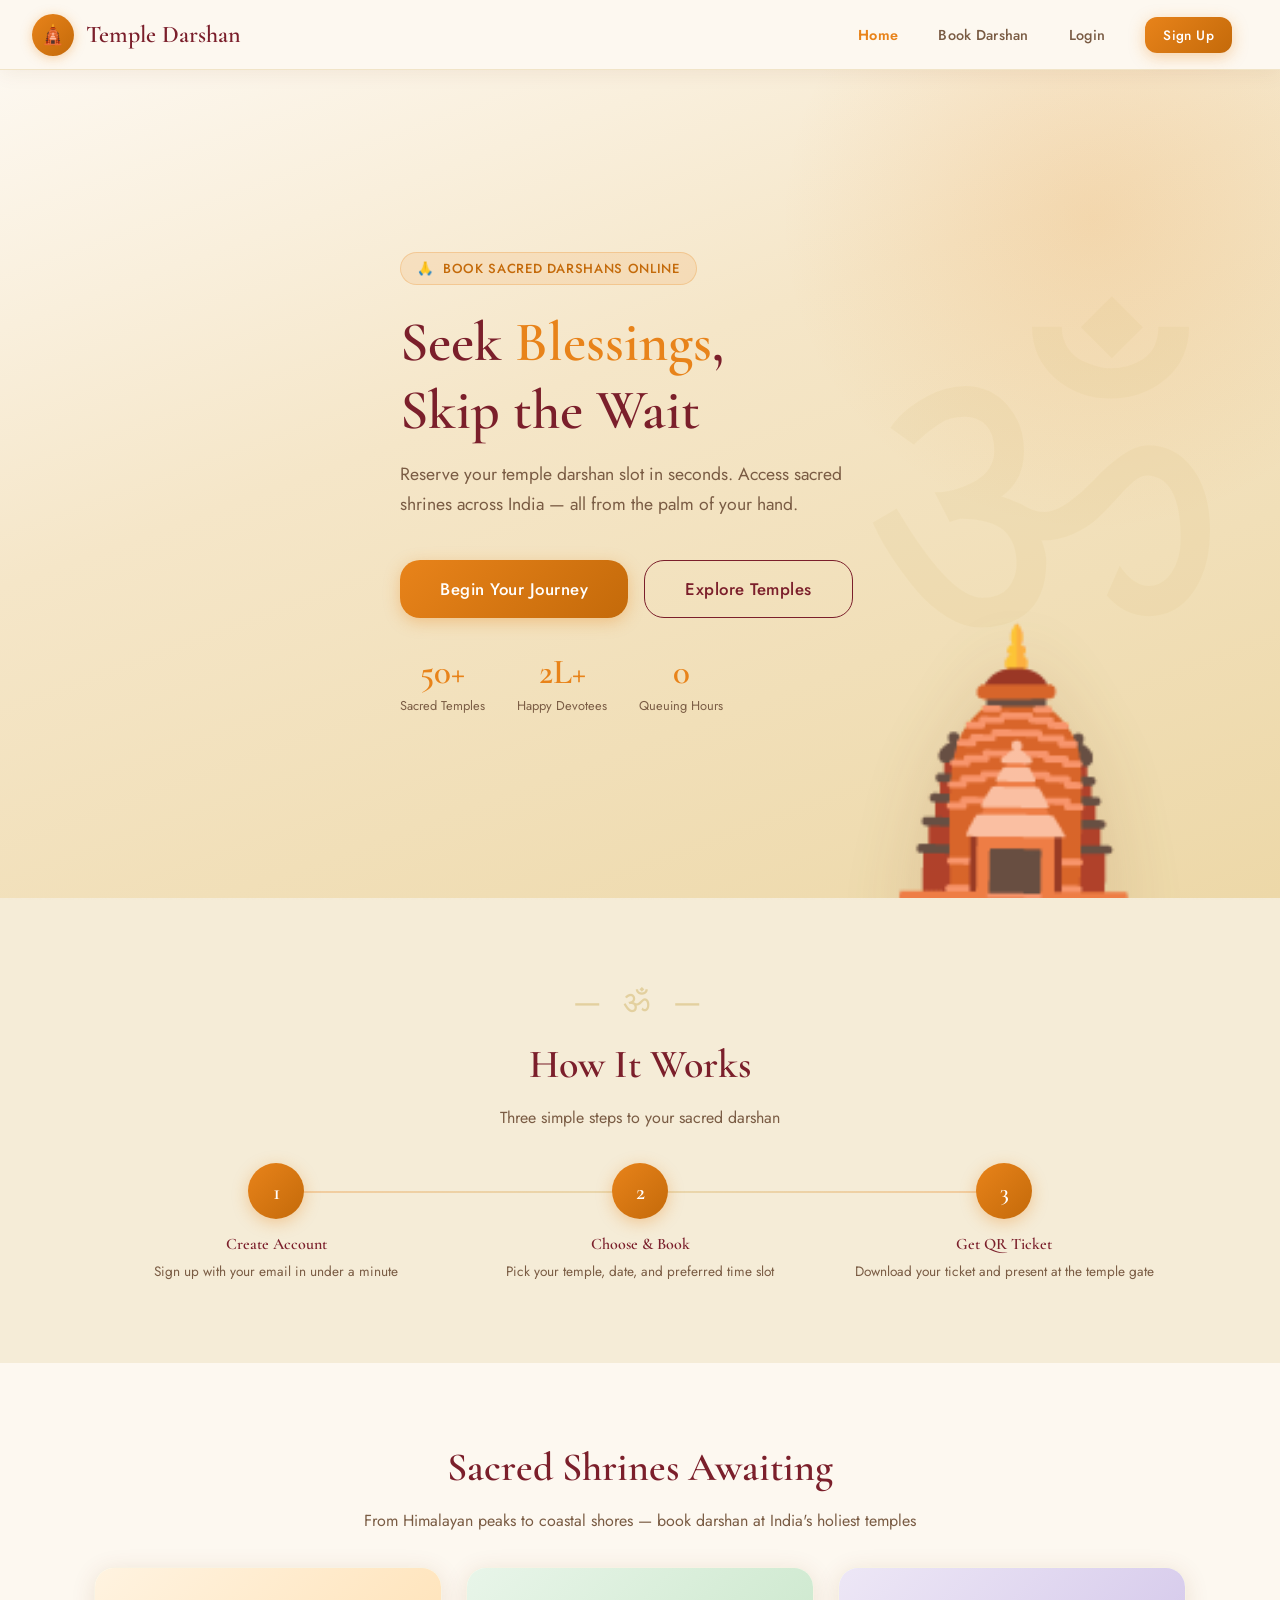
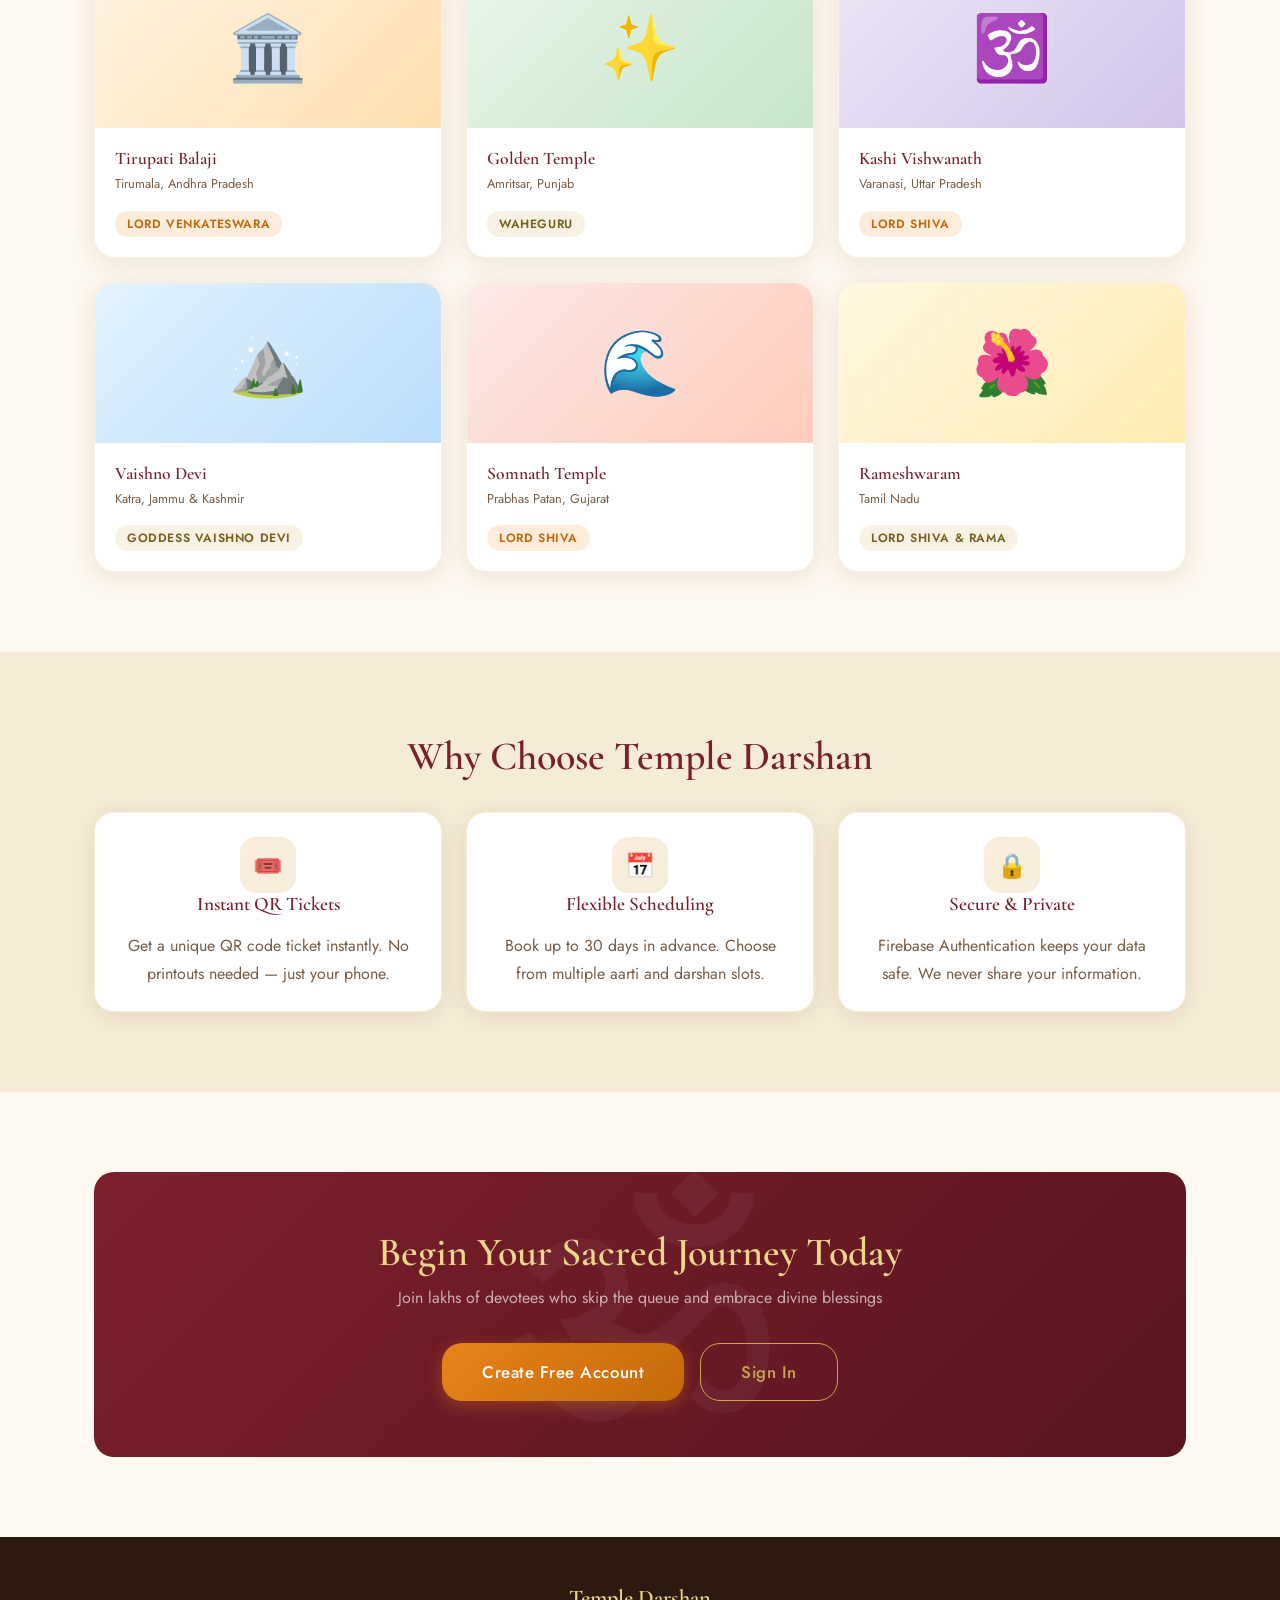
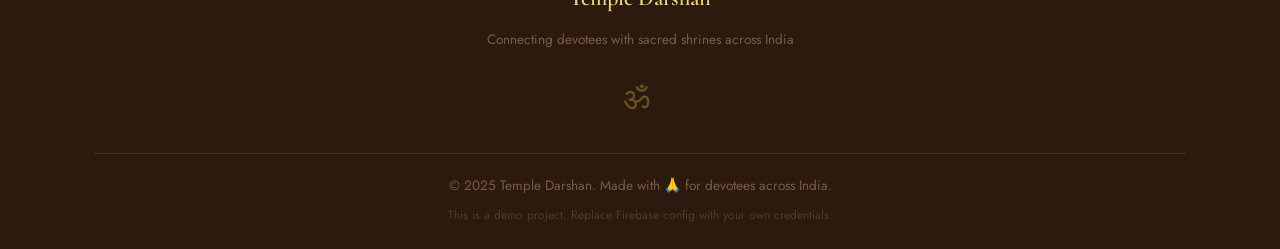
<file: index.html>
<!DOCTYPE html>
<html lang="en">
<head>
  <meta charset="UTF-8" />
  <meta name="viewport" content="width=device-width, initial-scale=1.0" />
  <title>Temple Darshan — Sacred Journeys Made Easy</title>
  <link rel="stylesheet" href="./css/style.css" />
  <style>
    /* ---- Hero Section ---- */
    .hero {
      position: relative;
      min-height: 92vh;
      display: flex;
      align-items: center;
      overflow: hidden;
      background: linear-gradient(160deg, var(--cream) 0%, #F5E6C8 40%, #EDD8A8 100%);
    }
    .hero::before {
      content: '';
      position: absolute;
      top: -20%;
      right: -10%;
      width: 70vmin;
      height: 70vmin;
      background: radial-gradient(circle, rgba(232,131,26,0.15) 0%, transparent 70%);
      border-radius: 50%;
      pointer-events: none;
    }
    .hero::after {
      content: 'ॐ';
      position: absolute;
      right: 5%;
      top: 50%;
      transform: translateY(-50%);
      font-size: min(40vw, 420px);
      color: var(--gold);
      opacity: 0.07;
      font-family: serif;
      pointer-events: none;
      line-height: 1;
    }
    .hero-content {
      position: relative;
      z-index: 1;
      max-width: 620px;
      animation: fadeInUp 0.8s ease;
    }
    .hero-eyebrow {
      display: inline-flex;
      align-items: center;
      gap: 8px;
      background: rgba(232, 131, 26, 0.12);
      border: 1px solid rgba(232, 131, 26, 0.25);
      padding: 6px 16px;
      border-radius: 100px;
      font-size: 0.82rem;
      font-weight: 500;
      color: var(--saffron-dark);
      letter-spacing: 0.05em;
      text-transform: uppercase;
      margin-bottom: 1.5rem;
    }
    .hero h1 { margin-bottom: 1rem; }
    .hero h1 em { color: var(--saffron); font-style: normal; }
    .hero p.lead {
      font-size: 1.1rem;
      color: var(--text-muted);
      margin-bottom: 2.5rem;
      max-width: 480px;
    }
    .hero-cta { display: flex; gap: 1rem; flex-wrap: wrap; }

    /* Floating temple illustration */
    .hero-visual {
      position: absolute;
      right: 8%;
      bottom: 0;
      z-index: 1;
      font-size: min(22vw, 260px);
      animation: float 6s ease-in-out infinite;
      opacity: 0.85;
      line-height: 1;
      filter: drop-shadow(0 20px 40px rgba(120, 60, 10, 0.2));
    }
    @keyframes float {
      0%, 100% { transform: translateY(0); }
      50% { transform: translateY(-18px); }
    }

    /* ---- Features ---- */
    .feature-icon {
      width: 56px;
      height: 56px;
      border-radius: 16px;
      background: linear-gradient(135deg, rgba(232,131,26,0.15), rgba(201,168,76,0.2));
      display: flex;
      align-items: center;
      justify-content: center;
      font-size: 1.5rem;
      margin-bottom: 1rem;
    }

    /* ---- How it works ---- */
    .steps-line {
      display: flex;
      gap: 0;
      position: relative;
    }
    .steps-line::before {
      content: '';
      position: absolute;
      top: 28px;
      left: calc(16.6% + 28px);
      right: calc(16.6% + 28px);
      height: 2px;
      background: linear-gradient(90deg, var(--saffron), var(--gold), var(--saffron));
      opacity: 0.3;
    }
    .step-item { flex: 1; text-align: center; padding: 0 1rem; }
    .step-number {
      width: 56px;
      height: 56px;
      border-radius: 50%;
      background: linear-gradient(135deg, var(--saffron), var(--saffron-dark));
      color: white;
      font-family: 'Cormorant Garamond', serif;
      font-size: 1.4rem;
      font-weight: 600;
      display: flex;
      align-items: center;
      justify-content: center;
      margin: 0 auto 1rem;
      box-shadow: 0 4px 16px rgba(232, 131, 26, 0.35);
      position: relative;
      z-index: 1;
    }
    .step-item h3 { font-size: 1rem; margin-bottom: 6px; }
    .step-item p { font-size: 0.85rem; }

    /* Temple showcase */
    .temple-showcase {
      display: grid;
      grid-template-columns: repeat(3, 1fr);
      gap: 1.5rem;
    }
    .showcase-card {
      background: var(--white);
      border-radius: var(--radius-lg);
      overflow: hidden;
      box-shadow: var(--shadow-warm);
      border: 1px solid rgba(201,168,76,0.15);
      transition: var(--transition);
    }
    .showcase-card:hover { transform: translateY(-6px); box-shadow: var(--shadow-deep); }
    .showcase-thumb {
      height: 160px;
      display: flex;
      align-items: center;
      justify-content: center;
      font-size: 4rem;
    }
    .showcase-body { padding: 1.25rem; }
    .showcase-body h3 { font-size: 1.1rem; margin-bottom: 4px; }
    .showcase-body p { font-size: 0.8rem; }

    /* CTA banner */
    .cta-banner {
      background: linear-gradient(135deg, var(--maroon) 0%, var(--maroon-dark) 100%);
      border-radius: var(--radius-lg);
      padding: 3.5rem 2rem;
      text-align: center;
      position: relative;
      overflow: hidden;
    }
    .cta-banner::before {
      content: 'ॐ';
      position: absolute;
      font-size: 20rem;
      color: rgba(255,255,255,0.04);
      top: 50%;
      left: 50%;
      transform: translate(-50%, -50%);
      font-family: serif;
    }
    .cta-banner h2 { color: var(--gold-light); position: relative; }
    .cta-banner p { color: rgba(255,255,255,0.65); position: relative; margin-top: 8px; }
    .cta-banner .btn-group { position: relative; display: flex; gap: 1rem; justify-content: center; flex-wrap: wrap; margin-top: 2rem; }

    @media (max-width: 900px) {
      .hero::after { display: none; }
      .hero-visual { display: none; }
      .temple-showcase { grid-template-columns: repeat(2, 1fr); }
      .steps-line { flex-direction: column; gap: 2rem; }
      .steps-line::before { display: none; }
    }
    @media (max-width: 600px) {
      .temple-showcase { grid-template-columns: 1fr; }
    }
  </style>
</head>
<body>
  <!-- Loading Spinner -->
  <div class="spinner-overlay hidden" id="spinnerOverlay">
    <div class="spinner"></div>
    <p>Loading…</p>
  </div>

  <!-- Toast Container -->
  <div class="toast-container" id="toastContainer"></div>

  <!-- Navbar -->
  <nav class="navbar">
    <a class="navbar-brand" href="./index.html">
      <div class="brand-icon">🛕</div>
      Temple Darshan
    </a>
    <button class="hamburger" id="hamburger" aria-label="Menu">
      <span></span><span></span><span></span>
    </button>
    <ul class="navbar-nav" id="navMenu">
      <li><a href="./index.html" class="active">Home</a></li>
      <li><a href="./pages/booking.html">Book Darshan</a></li>
      <li><a href="./login.html">Login</a></li>
      <li><a href="./signup.html"><button class="btn btn-primary btn-sm">Sign Up</button></a></li>
    </ul>
  </nav>

  <!-- Hero -->
  <section class="hero">
    <div class="container">
      <div class="hero-content">
        <div class="hero-eyebrow">🙏 &nbsp;Book Sacred Darshans Online</div>
        <h1>Seek <em>Blessings</em>,<br>Skip the Wait</h1>
        <p class="lead">Reserve your temple darshan slot in seconds. Access sacred shrines across India — all from the palm of your hand.</p>
        <div class="hero-cta">
          <a href="./signup.html" class="btn btn-primary btn-lg">Begin Your Journey</a>
          <a href="./pages/booking.html" class="btn btn-secondary btn-lg">Explore Temples</a>
        </div>
        <div class="stats-row mt-4">
          <div class="stat-item">
            <span class="stat-number">50+</span>
            <span class="stat-label">Sacred Temples</span>
          </div>
          <div class="stat-item">
            <span class="stat-number">2L+</span>
            <span class="stat-label">Happy Devotees</span>
          </div>
          <div class="stat-item">
            <span class="stat-number">0</span>
            <span class="stat-label">Queuing Hours</span>
          </div>
        </div>
      </div>
    </div>
    <div class="hero-visual">🛕</div>
  </section>

  <!-- How it Works -->
  <section class="section" style="background: var(--cream-dark);">
    <div class="container">
      <div class="text-center mb-4">
        <div class="om-decoration mb-2">— ॐ —</div>
        <h2>How It Works</h2>
        <p class="mt-2">Three simple steps to your sacred darshan</p>
      </div>
      <div class="steps-line mt-4">
        <div class="step-item">
          <div class="step-number">1</div>
          <h3>Create Account</h3>
          <p>Sign up with your email in under a minute</p>
        </div>
        <div class="step-item">
          <div class="step-number">2</div>
          <h3>Choose & Book</h3>
          <p>Pick your temple, date, and preferred time slot</p>
        </div>
        <div class="step-item">
          <div class="step-number">3</div>
          <h3>Get QR Ticket</h3>
          <p>Download your ticket and present at the temple gate</p>
        </div>
      </div>
    </div>
  </section>

  <!-- Featured Temples -->
  <section class="section">
    <div class="container">
      <div class="text-center mb-4">
        <h2>Sacred Shrines Awaiting</h2>
        <p class="mt-2">From Himalayan peaks to coastal shores — book darshan at India's holiest temples</p>
      </div>
      <div class="temple-showcase">
        <div class="showcase-card">
          <div class="showcase-thumb" style="background: linear-gradient(135deg, #FFF3E0, #FFE0B2);">🏛️</div>
          <div class="showcase-body">
            <h3>Tirupati Balaji</h3>
            <p>Tirumala, Andhra Pradesh</p>
            <span class="badge badge-saffron mt-2">Lord Venkateswara</span>
          </div>
        </div>
        <div class="showcase-card">
          <div class="showcase-thumb" style="background: linear-gradient(135deg, #E8F5E9, #C8E6C9);">✨</div>
          <div class="showcase-body">
            <h3>Golden Temple</h3>
            <p>Amritsar, Punjab</p>
            <span class="badge badge-gold mt-2">Waheguru</span>
          </div>
        </div>
        <div class="showcase-card">
          <div class="showcase-thumb" style="background: linear-gradient(135deg, #EDE7F6, #D1C4E9);">🕉️</div>
          <div class="showcase-body">
            <h3>Kashi Vishwanath</h3>
            <p>Varanasi, Uttar Pradesh</p>
            <span class="badge badge-saffron mt-2">Lord Shiva</span>
          </div>
        </div>
        <div class="showcase-card">
          <div class="showcase-thumb" style="background: linear-gradient(135deg, #E3F2FD, #BBDEFB);">⛰️</div>
          <div class="showcase-body">
            <h3>Vaishno Devi</h3>
            <p>Katra, Jammu & Kashmir</p>
            <span class="badge badge-gold mt-2">Goddess Vaishno Devi</span>
          </div>
        </div>
        <div class="showcase-card">
          <div class="showcase-thumb" style="background: linear-gradient(135deg, #FBE9E7, #FFCCBC);">🌊</div>
          <div class="showcase-body">
            <h3>Somnath Temple</h3>
            <p>Prabhas Patan, Gujarat</p>
            <span class="badge badge-saffron mt-2">Lord Shiva</span>
          </div>
        </div>
        <div class="showcase-card">
          <div class="showcase-thumb" style="background: linear-gradient(135deg, #FFF8E1, #FFECB3);">🌺</div>
          <div class="showcase-body">
            <h3>Rameshwaram</h3>
            <p>Tamil Nadu</p>
            <span class="badge badge-gold mt-2">Lord Shiva & Rama</span>
          </div>
        </div>
      </div>
    </div>
  </section>

  <!-- Features -->
  <section class="section" style="background: var(--cream-dark);">
    <div class="container">
      <div class="text-center mb-4">
        <h2>Why Choose Temple Darshan</h2>
      </div>
      <div class="grid-3 mt-4">
        <div class="card card-body" style="text-align:center;">
          <div class="feature-icon" style="margin: 0 auto;">🎟️</div>
          <h3 style="font-size:1.2rem;">Instant QR Tickets</h3>
          <p class="mt-2">Get a unique QR code ticket instantly. No printouts needed — just your phone.</p>
        </div>
        <div class="card card-body" style="text-align:center;">
          <div class="feature-icon" style="margin: 0 auto;">📅</div>
          <h3 style="font-size:1.2rem;">Flexible Scheduling</h3>
          <p class="mt-2">Book up to 30 days in advance. Choose from multiple aarti and darshan slots.</p>
        </div>
        <div class="card card-body" style="text-align:center;">
          <div class="feature-icon" style="margin: 0 auto;">🔒</div>
          <h3 style="font-size:1.2rem;">Secure & Private</h3>
          <p class="mt-2">Firebase Authentication keeps your data safe. We never share your information.</p>
        </div>
      </div>
    </div>
  </section>

  <!-- CTA -->
  <section class="section">
    <div class="container">
      <div class="cta-banner">
        <h2>Begin Your Sacred Journey Today</h2>
        <p>Join lakhs of devotees who skip the queue and embrace divine blessings</p>
        <div class="btn-group">
          <a href="./signup.html" class="btn btn-primary btn-lg">Create Free Account</a>
          <a href="./login.html" class="btn btn-outline-gold btn-lg">Sign In</a>
        </div>
      </div>
    </div>
  </section>

  <!-- Footer -->
  <footer class="footer">
    <div class="container">
      <h4>Temple Darshan</h4>
      <p class="mt-2">Connecting devotees with sacred shrines across India</p>
      <div class="om-decoration mt-3">ॐ</div>
      <div class="footer-bottom">
        <p>© 2025 Temple Darshan. Made with 🙏 for devotees across India.</p>
        <p class="mt-1" style="font-size:0.75rem; opacity:0.5;">This is a demo project. Replace Firebase config with your own credentials.</p>
      </div>
    </div>
  </footer>

  <script>
    // Mobile hamburger menu
    document.getElementById("hamburger").addEventListener("click", () => {
      document.getElementById("navMenu").classList.toggle("open");
    });
  </script>
</body>
</html>
</file>
<file: css/style.css>
/* =============================================
   TEMPLE DARSHAN - Main Stylesheet
   Design: Sacred minimalism with warm saffron tones
   ============================================= */

@import url('https://fonts.googleapis.com/css2?family=Cormorant+Garamond:ital,wght@0,300;0,400;0,600;1,400&family=Jost:wght@300;400;500;600&display=swap');

/* --- CSS Variables --- */
:root {
  --saffron: #E8831A;
  --saffron-light: #F5A742;
  --saffron-dark: #C46A0A;
  --maroon: #7B1F2B;
  --maroon-dark: #5A1520;
  --gold: #C9A84C;
  --gold-light: #EDD68A;
  --cream: #FDF8F0;
  --cream-dark: #F5ECD7;
  --charcoal: #2C1A0E;
  --text-main: #3D2010;
  --text-muted: #7A5C44;
  --white: #FFFFFF;
  --shadow-warm: 0 4px 24px rgba(120, 60, 10, 0.12);
  --shadow-deep: 0 12px 48px rgba(120, 60, 10, 0.2);
  --radius: 12px;
  --radius-lg: 20px;
  --transition: 0.3s cubic-bezier(0.4, 0, 0.2, 1);
}

/* --- Reset & Base --- */
*, *::before, *::after { box-sizing: border-box; margin: 0; padding: 0; }

html { scroll-behavior: smooth; font-size: 16px; }

body {
  font-family: 'Jost', sans-serif;
  background: var(--cream);
  color: var(--text-main);
  min-height: 100vh;
  overflow-x: hidden;
}

/* Decorative grain overlay */
body::before {
  content: '';
  position: fixed;
  inset: 0;
  background-image: url("data:image/svg+xml,%3Csvg viewBox='0 0 256 256' xmlns='http://www.w3.org/2000/svg'%3E%3Cfilter id='noise'%3E%3CfeTurbulence type='fractalNoise' baseFrequency='0.9' numOctaves='4' stitchTiles='stitch'/%3E%3C/filter%3E%3Crect width='100%25' height='100%25' filter='url(%23noise)' opacity='0.03'/%3E%3C/svg%3E");
  pointer-events: none;
  z-index: 0;
  opacity: 0.4;
}

/* --- Typography --- */
h1, h2, h3, h4 {
  font-family: 'Cormorant Garamond', serif;
  font-weight: 600;
  line-height: 1.2;
  color: var(--maroon);
}

h1 { font-size: clamp(2rem, 5vw, 3.5rem); }
h2 { font-size: clamp(1.6rem, 4vw, 2.5rem); }
h3 { font-size: clamp(1.2rem, 3vw, 1.8rem); }

p { line-height: 1.7; color: var(--text-muted); }

a { text-decoration: none; color: inherit; }

/* --- Navbar --- */
.navbar {
  position: sticky;
  top: 0;
  z-index: 1000;
  background: rgba(253, 248, 240, 0.92);
  backdrop-filter: blur(16px);
  -webkit-backdrop-filter: blur(16px);
  border-bottom: 1px solid rgba(201, 168, 76, 0.25);
  padding: 0 2rem;
  display: flex;
  align-items: center;
  justify-content: space-between;
  height: 70px;
  box-shadow: 0 2px 20px rgba(120, 60, 10, 0.08);
}

.navbar-brand {
  display: flex;
  align-items: center;
  gap: 12px;
  font-family: 'Cormorant Garamond', serif;
  font-size: 1.5rem;
  font-weight: 600;
  color: var(--maroon);
}

.navbar-brand .brand-icon {
  width: 42px;
  height: 42px;
  background: linear-gradient(135deg, var(--saffron), var(--saffron-dark));
  border-radius: 50%;
  display: flex;
  align-items: center;
  justify-content: center;
  font-size: 1.2rem;
  box-shadow: 0 2px 12px rgba(232, 131, 26, 0.35);
}

.navbar-nav {
  display: flex;
  align-items: center;
  gap: 0.5rem;
  list-style: none;
}

.navbar-nav a {
  padding: 8px 16px;
  border-radius: 8px;
  font-size: 0.9rem;
  font-weight: 500;
  color: var(--text-muted);
  transition: var(--transition);
  letter-spacing: 0.02em;
}

.navbar-nav a:hover { color: var(--maroon); background: rgba(123, 31, 43, 0.06); }

.navbar-nav a.active { color: var(--saffron); font-weight: 600; }

.hamburger {
  display: none;
  flex-direction: column;
  gap: 5px;
  cursor: pointer;
  padding: 4px;
}
.hamburger span {
  display: block;
  width: 24px;
  height: 2px;
  background: var(--maroon);
  border-radius: 2px;
  transition: var(--transition);
}

/* --- Buttons --- */
.btn {
  display: inline-flex;
  align-items: center;
  justify-content: center;
  gap: 8px;
  padding: 12px 28px;
  border-radius: var(--radius);
  font-family: 'Jost', sans-serif;
  font-size: 0.95rem;
  font-weight: 500;
  cursor: pointer;
  border: none;
  transition: var(--transition);
  letter-spacing: 0.03em;
  white-space: nowrap;
}

.btn-primary {
  background: linear-gradient(135deg, var(--saffron), var(--saffron-dark));
  color: var(--white);
  box-shadow: 0 4px 16px rgba(232, 131, 26, 0.35);
}
.btn-primary:hover {
  transform: translateY(-2px);
  box-shadow: 0 8px 24px rgba(232, 131, 26, 0.45);
  background: linear-gradient(135deg, var(--saffron-light), var(--saffron));
}
.btn-primary:active { transform: translateY(0); }

.btn-secondary {
  background: transparent;
  color: var(--maroon);
  border: 1.5px solid var(--maroon);
}
.btn-secondary:hover {
  background: var(--maroon);
  color: var(--white);
  transform: translateY(-2px);
}

.btn-outline-gold {
  background: transparent;
  color: var(--gold);
  border: 1.5px solid var(--gold);
}
.btn-outline-gold:hover {
  background: var(--gold);
  color: var(--white);
}

.btn-danger {
  background: linear-gradient(135deg, #e74c3c, #c0392b);
  color: white;
}
.btn-danger:hover {
  transform: translateY(-2px);
  box-shadow: 0 6px 20px rgba(231, 76, 60, 0.35);
}

.btn-lg { padding: 16px 40px; font-size: 1.05rem; border-radius: var(--radius-lg); }
.btn-sm { padding: 8px 18px; font-size: 0.85rem; }
.btn-full { width: 100%; }

/* --- Loading Spinner --- */
.spinner-overlay {
  position: fixed;
  inset: 0;
  background: rgba(253, 248, 240, 0.85);
  backdrop-filter: blur(4px);
  display: flex;
  flex-direction: column;
  align-items: center;
  justify-content: center;
  z-index: 9999;
  gap: 16px;
}
.spinner-overlay.hidden { display: none; }

.spinner {
  width: 48px;
  height: 48px;
  border: 3px solid rgba(232, 131, 26, 0.2);
  border-top-color: var(--saffron);
  border-radius: 50%;
  animation: spin 0.8s linear infinite;
}
.spinner-overlay p { color: var(--text-muted); font-size: 0.9rem; }

@keyframes spin { to { transform: rotate(360deg); } }

/* --- Toast Notifications --- */
.toast-container {
  position: fixed;
  bottom: 24px;
  right: 24px;
  z-index: 9998;
  display: flex;
  flex-direction: column;
  gap: 10px;
}

.toast {
  padding: 14px 20px;
  border-radius: var(--radius);
  font-size: 0.9rem;
  font-weight: 500;
  color: white;
  box-shadow: var(--shadow-deep);
  animation: slideInToast 0.4s cubic-bezier(0.4, 0, 0.2, 1);
  max-width: 320px;
  display: flex;
  align-items: center;
  gap: 10px;
}
.toast.success { background: linear-gradient(135deg, #27ae60, #1e8449); }
.toast.error { background: linear-gradient(135deg, #e74c3c, #c0392b); }
.toast.info { background: linear-gradient(135deg, var(--saffron), var(--saffron-dark)); }
.toast.fade-out { animation: fadeOutToast 0.4s forwards; }

@keyframes slideInToast {
  from { transform: translateX(100%); opacity: 0; }
  to { transform: translateX(0); opacity: 1; }
}
@keyframes fadeOutToast {
  to { transform: translateX(100%); opacity: 0; }
}

/* --- Cards --- */
.card {
  background: var(--white);
  border-radius: var(--radius-lg);
  box-shadow: var(--shadow-warm);
  overflow: hidden;
  transition: var(--transition);
  border: 1px solid rgba(201, 168, 76, 0.15);
}
.card:hover { transform: translateY(-4px); box-shadow: var(--shadow-deep); }
.card-body { padding: 1.5rem; }
.card-img { width: 100%; height: 200px; object-fit: cover; }

/* --- Forms --- */
.form-group {
  margin-bottom: 1.25rem;
}
.form-group label {
  display: block;
  margin-bottom: 6px;
  font-size: 0.85rem;
  font-weight: 500;
  color: var(--text-main);
  letter-spacing: 0.03em;
}
.form-control {
  width: 100%;
  padding: 12px 16px;
  border: 1.5px solid rgba(201, 168, 76, 0.3);
  border-radius: var(--radius);
  font-family: 'Jost', sans-serif;
  font-size: 0.95rem;
  background: var(--cream);
  color: var(--text-main);
  transition: var(--transition);
  outline: none;
}
.form-control:focus {
  border-color: var(--saffron);
  background: var(--white);
  box-shadow: 0 0 0 3px rgba(232, 131, 26, 0.12);
}
.form-control::placeholder { color: var(--text-muted); opacity: 0.6; }
.form-control.error { border-color: #e74c3c; }
.form-error {
  font-size: 0.8rem;
  color: #e74c3c;
  margin-top: 4px;
  display: none;
}
.form-error.visible { display: block; }

select.form-control { cursor: pointer; appearance: none; background-image: url("data:image/svg+xml,%3Csvg xmlns='http://www.w3.org/2000/svg' width='12' height='12' viewBox='0 0 24 24' fill='%237A5C44'%3E%3Cpath d='M7 10l5 5 5-5z'/%3E%3C/svg%3E"); background-repeat: no-repeat; background-position: right 16px center; }

/* --- Section Utilities --- */
.section { padding: 80px 0; }
.section-sm { padding: 48px 0; }
.container { max-width: 1140px; margin: 0 auto; padding: 0 1.5rem; }
.container-sm { max-width: 520px; margin: 0 auto; padding: 0 1.5rem; }

.text-center { text-align: center; }
.text-muted { color: var(--text-muted); }
.mt-1 { margin-top: 0.5rem; }
.mt-2 { margin-top: 1rem; }
.mt-3 { margin-top: 1.5rem; }
.mt-4 { margin-top: 2rem; }
.mb-1 { margin-bottom: 0.5rem; }
.mb-2 { margin-bottom: 1rem; }
.mb-3 { margin-bottom: 1.5rem; }
.mb-4 { margin-bottom: 2rem; }

/* Decorative divider */
.divider {
  display: flex;
  align-items: center;
  gap: 12px;
  margin: 24px 0;
  color: var(--text-muted);
  font-size: 0.85rem;
}
.divider::before, .divider::after {
  content: '';
  flex: 1;
  height: 1px;
  background: rgba(201, 168, 76, 0.3);
}

/* Grid utilities */
.grid-2 { display: grid; grid-template-columns: repeat(2, 1fr); gap: 1.5rem; }
.grid-3 { display: grid; grid-template-columns: repeat(3, 1fr); gap: 1.5rem; }
.grid-4 { display: grid; grid-template-columns: repeat(4, 1fr); gap: 1.5rem; }

/* Badge */
.badge {
  display: inline-block;
  padding: 4px 12px;
  border-radius: 100px;
  font-size: 0.75rem;
  font-weight: 600;
  letter-spacing: 0.05em;
  text-transform: uppercase;
}
.badge-saffron { background: rgba(232, 131, 26, 0.15); color: var(--saffron-dark); }
.badge-gold { background: rgba(201, 168, 76, 0.15); color: #7A6020; }
.badge-green { background: rgba(39, 174, 96, 0.12); color: #1e8449; }
.badge-red { background: rgba(231, 76, 60, 0.12); color: #c0392b; }

/* --- Footer --- */
.footer {
  background: var(--charcoal);
  color: rgba(255,255,255,0.6);
  padding: 48px 0 24px;
  text-align: center;
}
.footer h4 { color: var(--gold-light); font-size: 1.4rem; margin-bottom: 8px; }
.footer p { font-size: 0.85rem; }
.footer-bottom {
  margin-top: 32px;
  padding-top: 20px;
  border-top: 1px solid rgba(255,255,255,0.1);
  font-size: 0.8rem;
}

/* Decorative Om symbol */
.om-decoration {
  font-size: 2rem;
  color: var(--gold);
  opacity: 0.4;
  letter-spacing: 0.2em;
}

/* Auth page layout */
.auth-page {
  min-height: 100vh;
  display: flex;
  align-items: center;
  justify-content: center;
  padding: 2rem 1rem;
  background: linear-gradient(135deg, var(--cream) 0%, #F5E6C8 50%, var(--cream) 100%);
  position: relative;
}
.auth-page::before {
  content: 'ॐ';
  position: fixed;
  font-size: 40vw;
  color: var(--gold);
  opacity: 0.04;
  top: 50%;
  left: 50%;
  transform: translate(-50%, -50%);
  font-family: serif;
  pointer-events: none;
  z-index: 0;
}

.auth-card {
  background: var(--white);
  border-radius: var(--radius-lg);
  box-shadow: var(--shadow-deep);
  padding: 2.5rem;
  width: 100%;
  max-width: 440px;
  position: relative;
  z-index: 1;
  border: 1px solid rgba(201, 168, 76, 0.2);
  animation: fadeInUp 0.5s ease;
}

.auth-header {
  text-align: center;
  margin-bottom: 2rem;
}
.auth-header .logo {
  width: 64px;
  height: 64px;
  background: linear-gradient(135deg, var(--saffron), var(--saffron-dark));
  border-radius: 50%;
  display: flex;
  align-items: center;
  justify-content: center;
  font-size: 1.8rem;
  margin: 0 auto 16px;
  box-shadow: 0 4px 20px rgba(232, 131, 26, 0.4);
}
.auth-header h2 { font-size: 1.8rem; }
.auth-header p { font-size: 0.9rem; margin-top: 4px; }

.auth-footer-link {
  text-align: center;
  font-size: 0.9rem;
  color: var(--text-muted);
  margin-top: 1.5rem;
}
.auth-footer-link a { color: var(--saffron); font-weight: 500; }
.auth-footer-link a:hover { text-decoration: underline; }

@keyframes fadeInUp {
  from { opacity: 0; transform: translateY(20px); }
  to { opacity: 1; transform: translateY(0); }
}

/* --- Responsive --- */
@media (max-width: 768px) {
  .navbar { padding: 0 1.25rem; }
  .hamburger { display: flex; }
  .navbar-nav {
    position: absolute;
    top: 70px;
    left: 0;
    right: 0;
    background: var(--white);
    flex-direction: column;
    padding: 1rem;
    border-bottom: 1px solid rgba(201,168,76,0.2);
    box-shadow: 0 8px 24px rgba(120,60,10,0.1);
    display: none;
    gap: 4px;
  }
  .navbar-nav.open { display: flex; }
  .navbar-nav a { padding: 12px 16px; border-radius: 8px; }
  .grid-2, .grid-3, .grid-4 { grid-template-columns: 1fr; }
  .section { padding: 56px 0; }
  .auth-card { padding: 2rem 1.5rem; }
}

/* Slot selection */
.slot-grid {
  display: grid;
  grid-template-columns: repeat(auto-fill, minmax(110px, 1fr));
  gap: 10px;
  margin-top: 12px;
}
.slot-btn {
  padding: 10px 8px;
  border: 1.5px solid rgba(201, 168, 76, 0.35);
  border-radius: 10px;
  background: var(--cream);
  color: var(--text-main);
  font-family: 'Jost', sans-serif;
  font-size: 0.82rem;
  font-weight: 500;
  cursor: pointer;
  transition: var(--transition);
  text-align: center;
}
.slot-btn:hover:not(.full) {
  border-color: var(--saffron);
  background: rgba(232, 131, 26, 0.08);
  color: var(--saffron-dark);
}
.slot-btn.selected {
  background: linear-gradient(135deg, var(--saffron), var(--saffron-dark));
  border-color: transparent;
  color: white;
  box-shadow: 0 4px 12px rgba(232, 131, 26, 0.35);
}
.slot-btn.full {
  opacity: 0.4;
  cursor: not-allowed;
  text-decoration: line-through;
}

/* Temple card */
.temple-card {
  cursor: pointer;
  position: relative;
}
.temple-card .temple-img {
  width: 100%;
  height: 180px;
  object-fit: cover;
  border-radius: var(--radius) var(--radius) 0 0;
  display: flex;
  align-items: center;
  justify-content: center;
  font-size: 4rem;
}
.temple-card .selected-indicator {
  position: absolute;
  top: 12px;
  right: 12px;
  width: 28px;
  height: 28px;
  background: var(--saffron);
  border-radius: 50%;
  display: none;
  align-items: center;
  justify-content: center;
  color: white;
  font-size: 14px;
  box-shadow: 0 2px 8px rgba(232, 131, 26, 0.4);
}
.temple-card.selected { border-color: var(--saffron); box-shadow: 0 0 0 2px var(--saffron), var(--shadow-warm); }
.temple-card.selected .selected-indicator { display: flex; }

/* Stats row */
.stats-row {
  display: flex;
  gap: 2rem;
  flex-wrap: wrap;
}
.stat-item { text-align: center; }
.stat-item .stat-number {
  font-family: 'Cormorant Garamond', serif;
  font-size: 2.2rem;
  font-weight: 600;
  color: var(--saffron);
  display: block;
}
.stat-item .stat-label { font-size: 0.8rem; color: var(--text-muted); }
</file>
